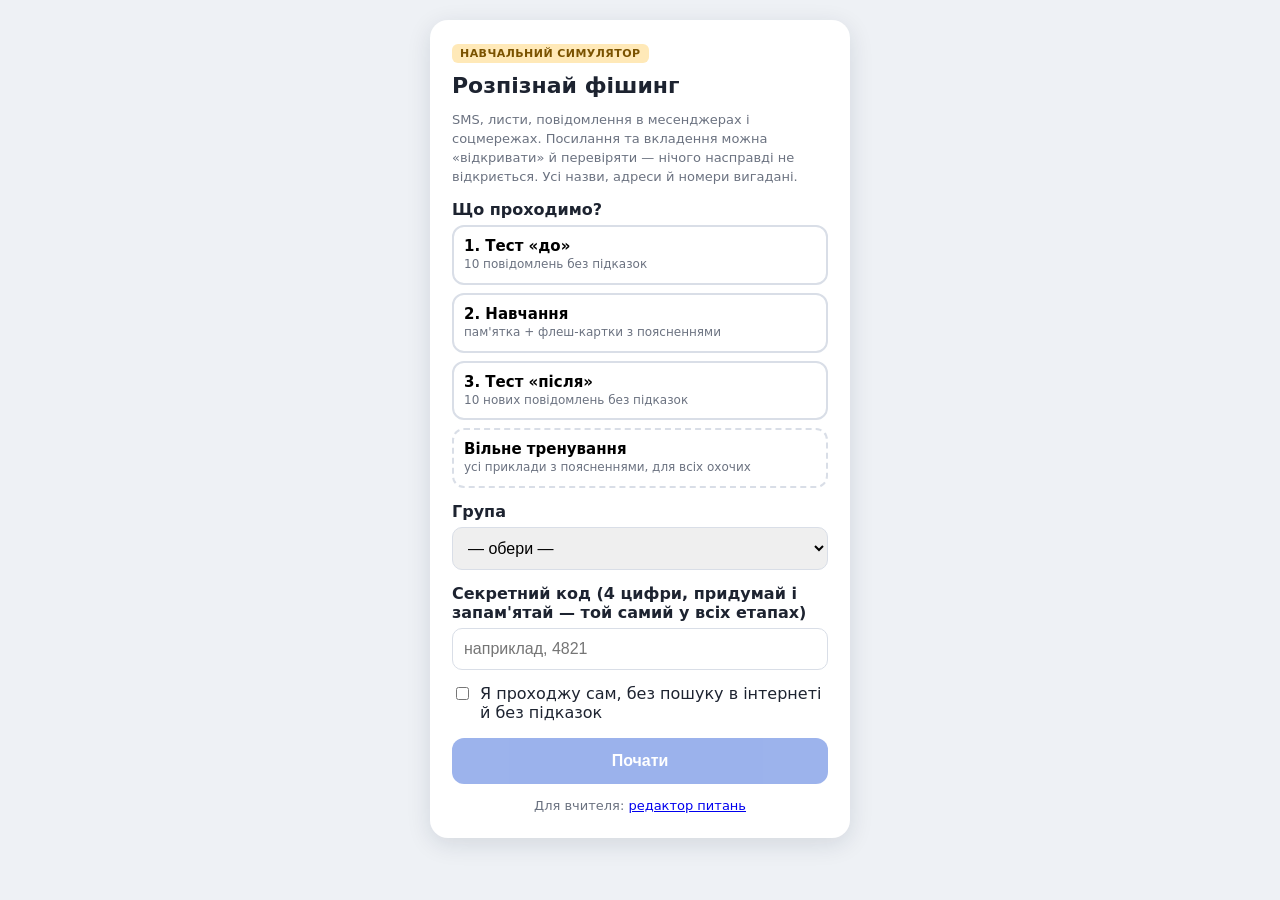
<file: index.html>
<!DOCTYPE html>
<html lang="uk">
<head>
<meta charset="UTF-8">
<meta name="viewport" content="width=device-width, initial-scale=1">
<title>Симулятор: розпізнай фішинг</title>
<!--
  НАВЧАЛЬНИЙ СИМУЛЯТОР ФІШИНГУ для дослідження МАН.
  Усі назви організацій, адреси й номери вигадані. Посилання не відкриваються.

  Файли:
    index.html    — екрани симулятора (цей файл)
    style.css     — вигляд
    questions.js  — ПИТАННЯ (редагуються вручну або через editor.html)
    render.js     — як малюються повідомлення
    app.js        — логіка: тест, навчання, підрахунок результатів
    editor.html   — редактор питань

  Режим обирається на стартовому екрані. За бажання його можна задати посиланням:
    ?t=1  тест «до»   ?t=L  навчання   ?t=2  тест «після»   ?t=ALL  вільне тренування
    &g=E або &g=K  — група
-->
<link rel="stylesheet" href="style.css">
</head>
<body>
<div class="app">

  <!-- Стартовий екран: вибір режиму -->
  <section id="start" class="card">
    <span class="badge">Навчальний симулятор</span>
    <h1 style="margin-top:10px">Розпізнай фішинг</h1>
    <p class="small">SMS, листи, повідомлення в месенджерах і соцмережах. Посилання та вкладення можна «відкривати» й перевіряти —
       нічого насправді не відкриється. Усі назви, адреси й номери вигадані.</p>

    <label>Що проходимо?</label>
    <div class="modes">
      <button class="mode-btn" data-mode="1"><b>1. Тест «до»</b><span>10 повідомлень без підказок</span></button>
      <button class="mode-btn" data-mode="L"><b>2. Навчання</b><span>пам'ятка + флеш-картки з поясненнями</span></button>
      <button class="mode-btn" data-mode="2"><b>3. Тест «після»</b><span>10 нових повідомлень без підказок</span></button>
      <button class="mode-btn free" data-mode="ALL"><b>Вільне тренування</b><span>усі приклади з поясненнями, для всіх охочих</span></button>
    </div>
    <p id="modeDesc" class="mode-desc hidden"></p>

    <div id="studyFields">
      <label for="group">Група</label>
      <select id="group">
        <option value="">— обери —</option>
        <option value="E">Група Е</option>
        <option value="K">Група К</option>
      </select>
      <label for="code">Секретний код (4 цифри, придумай і запам'ятай — той самий у всіх етапах)</label>
      <input id="code" type="text" inputmode="numeric" maxlength="4" placeholder="наприклад, 4821">
      <label class="check"><input id="honest" type="checkbox">
        Я проходжу сам, без пошуку в інтернеті й без підказок</label>
    </div>
    <button id="startBtn" class="btn" disabled>Почати</button>
    <p class="small" style="text-align:center;margin-bottom:0">Для вчителя: <a href="editor.html">редактор питань</a></p>
  </section>

  <!-- Пам'ятка (у навчанні та вільному тренуванні) -->
  <section id="intro" class="card memo hidden">
    <span class="badge">Навчання</span>
    <h1 style="margin-top:10px">Як розпізнати фішинг</h1>
    <div class="fact"><b>Фішинг</b> — це повідомлення, яке видає себе за знайому людину чи організацію, щоб ти перейшов за посиланням,
      відкрив файл або віддав пароль, код чи дані картки. За звітом Агентства ЄС з кібербезпеки ENISA (Threat Landscape 2025),
      фішинг — головний спосіб, яким зловмисники потрапляють у системи: <b>близько 60% випадків</b>.</div>
    <div class="fact">Зараз фішингові листи часто пишуть за допомогою штучного інтелекту, тому вони можуть бути <b>без жодної помилки</b>.
      Шукай не помилки, а ознаки нижче.</div>

    <h2>7 ознак фішингу</h2>
    <ul class="signs">
      <li><span class="n">1</span><div><b>Підроблена адреса.</b> Зайві слова й дефіси (bank-secure, -delivery), дивні закінчення (.top, .xyz, .site, .click).
        Державні сайти — лише <b>.gov.ua</b>. <i>Перевір:</i> наведи курсор або натисни на посилання й прочитай справжню адресу.</div></li>
      <li><span class="n">2</span><div><b>Терміновість і погрози.</b> «За 24 години», «акаунт буде видалено», «рахунок заблоковано». Поспіх потрібен шахраю, щоб ти не встиг подумати.</div></li>
      <li><span class="n">3</span><div><b>Запит секретних даних.</b> CVV-код, пароль, код з SMS, номер картки. Банки й сервіси <b>ніколи</b> їх не просять.</div></li>
      <li><span class="n">4</span><div><b>Занадто добре, щоб бути правдою.</b> Виграш, подарунок, безкоштовні скіни, «гроші кожному».</div></li>
      <li><span class="n">5</span><div><b>Небезпечне вкладення.</b> Архів .zip, програма .exe, подвійне розширення (Документ.pdf.exe), «засіб захисту», який треба встановити.</div></li>
      <li><span class="n">6</span><div><b>«Друг» просить гроші чи код.</b> Новий номер, зламаний акаунт, «терміново», «нікому не кажи». <i>Перевір:</i> подзвони другові.</div></li>
      <li><span class="n">7</span><div><b>Несподіване повідомлення.</b> Ти нічого не замовляв, не скидав пароль, не брав участі в розіграші.</div></li>
    </ul>

    <h2>Реальний приклад</h2>
    <div class="fact">У березні 2026 року українська команда реагування на кіберінциденти <b>CERT-UA</b> попередила про листи нібито від самої CERT-UA.
      Людям пропонували завантажити архів із «програмою захисту» і навіть створили копію сайту CERT-UA на іншому домені (.tech).
      Насправді в архіві була шкідлива програма. Ознаки: <b>1, 5, 7</b>.</div>

    <div class="rule"><b>Think Before U Click — подумай, перш ніж клікнути</b><br>
      (гасло кампанії ENISA «Європейський місяць кібербезпеки»)<br><br>
      <b>Зупинись</b> — не поспішай натискати.<br>
      <b>Перевір</b> — адресу, відправника; зайди в застосунок чи на сайт сам, а не за посиланням; подзвони.<br>
      <b>Повідом</b> — розкажи дорослим, не пересилай повідомлення далі.</div>

    <div class="fact"><b>Як влаштоване тренування — флеш-картки.</b> Кожне повідомлення — це картка:
      спочатку ти бачиш «лицьовий бік» (повідомлення) і вирішуєш, фішинг це чи ні, потім «зворотний бік» — правильну відповідь,
      пояснення й ознаки. <b>Картки, на яких ти помилився, повертаються в кінці колоди</b>, доки не відповіси правильно.</div>
    <p>У колоді <b id="introCount">10</b> карток. Почнімо!</p>
    <button id="introBtn" class="btn">Почати тренування</button>
    <p class="src">Джерела: ENISA Threat Landscape 2025 (<a href="https://www.enisa.europa.eu/" target="_blank" rel="noopener">enisa.europa.eu</a>);
      European Cybersecurity Month (<a href="https://cybersecuritymonth.eu/" target="_blank" rel="noopener">cybersecuritymonth.eu</a>);
      CERT-UA (<a href="https://cert.gov.ua/" target="_blank" rel="noopener">cert.gov.ua</a>).</p>
  </section>

  <!-- Екран тесту -->
  <section id="test" class="hidden">
    <div class="phone">
      <div class="screen">
        <div class="status"><span id="counter">1 / 10</span><span>12:41</span></div>
        <div class="progress"><div id="bar" style="width:0%"></div></div>
        <div id="context" class="context hidden"></div>
        <div id="message" style="display:flex;flex-direction:column;flex:1"></div>
        <div id="urlbar" class="urlbar"></div>
        <div class="answers" id="answers">
          <button class="ph" data-a="phish">Фішинг</button>
          <button class="sf" data-a="safe">Безпечно</button>
        </div>
      </div>
    </div>
    <div id="fbBox" class="hidden"></div>
  </section>

  <!-- Фінальний екран -->
  <section id="finish" class="card hidden">
    <h1>Дякуємо!</h1>
    <div id="finishBody"></div>
    <button id="menuBtn" class="btn ghost">До головного меню</button>
  </section>
</div>

<!-- Нижня панель для посилань і вкладень -->
<div id="sheetBg" class="sheet-bg">
  <div class="sheet">
    <div id="sheetTitle" style="font-weight:700;font-size:16px"></div>
    <div id="sheetAddr" class="addr"></div>
    <div class="row">
      <button class="btn ghost" id="sheetClose" style="margin-top:6px">Закрити</button>
      <button class="btn" id="sheetOpen" style="margin-top:6px">Відкрити</button>
    </div>
    <p id="sheetNote" class="small hidden" style="margin-bottom:0"></p>
  </div>
</div>

<script src="questions.js"></script>
<script src="render.js"></script>
<script src="app.js"></script>
</body>
</html>
</file>
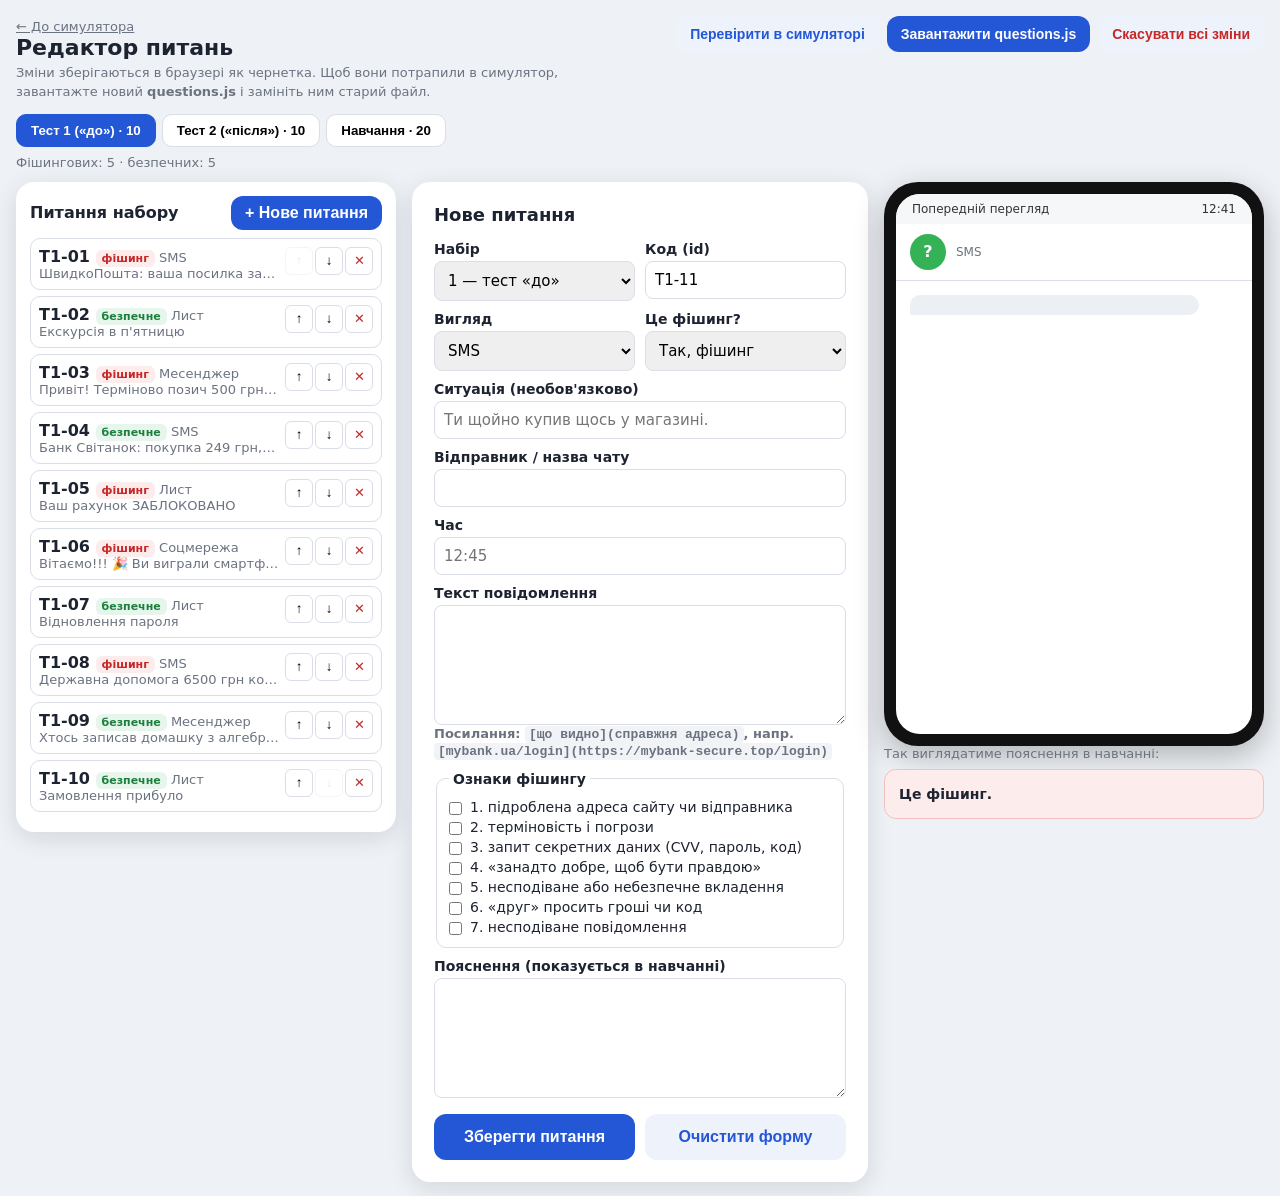
<file: editor.html>
<!DOCTYPE html>
<html lang="uk">
<head>
<meta charset="UTF-8">
<meta name="viewport" content="width=device-width, initial-scale=1">
<title>Редактор питань симулятора</title>
<!--
  РЕДАКТОР ПИТАНЬ. Відкрийте цей файл у браузері (він лежить поруч з index.html).
  1. Додайте або змініть питання — праворуч одразу видно, як воно виглядатиме.
  2. Натисніть «Перевірити в симуляторі», щоб пройти набір зі змінами.
  3. Натисніть «Завантажити questions.js» і замініть цим файлом старий.
-->
<link rel="stylesheet" href="style.css">
</head>
<body class="editor-body">
<div class="ed">

  <header class="ed-head">
    <div>
      <a href="index.html" class="small">← До симулятора</a>
      <h1>Редактор питань</h1>
      <p class="small">Зміни зберігаються в браузері як чернетка. Щоб вони потрапили в симулятор, завантажте новий <b>questions.js</b> і замініть ним старий файл.</p>
    </div>
    <div class="ed-actions">
      <button class="btn ghost" id="testBtn">Перевірити в симуляторі</button>
      <button class="btn" id="exportBtn">Завантажити questions.js</button>
      <button class="btn ghost danger" id="resetBtn">Скасувати всі зміни</button>
    </div>
  </header>

  <nav class="ed-tabs" id="tabs"></nav>
  <div class="ed-balance" id="balance"></div>

  <div class="ed-grid">
    <!-- Список питань -->
    <section class="card ed-list">
      <div class="ed-list-head">
        <b>Питання набору</b>
        <button class="btn" id="newBtn" style="margin:0;width:auto;padding:8px 14px">+ Нове питання</button>
      </div>
      <ol id="list"></ol>
    </section>

    <!-- Форма -->
    <section class="card ed-form">
      <h2 id="formTitle">Нове питання</h2>
      <div class="row2">
        <label>Набір
          <select id="f_set">
            <option value="1">1 — тест «до»</option>
            <option value="2">2 — тест «після»</option>
            <option value="L">L — навчання</option>
          </select></label>
        <label>Код (id)<input id="f_id" type="text" placeholder="T1-11"></label>
      </div>
      <div class="row2">
        <label>Вигляд
          <select id="f_kind">
            <option value="sms">SMS</option>
            <option value="email">Лист (пошта)</option>
            <option value="chat">Месенджер</option>
            <option value="dm">Соцмережа (direct)</option>
            <option value="poster">Оголошення з QR-кодом</option>
          </select></label>
        <label>Це фішинг?
          <select id="f_phishing">
            <option value="true">Так, фішинг</option>
            <option value="false">Ні, безпечне</option>
          </select></label>
      </div>
      <label>Ситуація (необов'язково) <input id="f_context" type="text" placeholder="Ти щойно купив щось у магазині."></label>

      <label data-for="sms chat dm email">Відправник / назва чату <input id="f_from" type="text"></label>
      <label data-for="email">Адреса відправника <input id="f_addr" type="text" placeholder="info@example.ua"></label>
      <label data-for="email">Тема листа <input id="f_subject" type="text"></label>
      <label data-for="chat dm">Підпис під іменем <input id="f_sub" type="text" placeholder="у мережі"></label>
      <label data-for="sms">Час <input id="f_time" type="text" placeholder="12:45"></label>
      <label data-for="poster">Заголовок оголошення <input id="f_title" type="text"></label>

      <label>Текст повідомлення
        <textarea id="f_body" rows="5"></textarea>
        <span class="small">Посилання: <code>[що видно](справжня адреса)</code>, напр. <code>[mybank.ua/login](https://mybank-secure.top/login)</code></span>
      </label>
      <label data-for="email">Вкладення (необов'язково) <input id="f_attachment" type="text" placeholder="Рахунок.pdf.exe"></label>
      <label data-for="poster">Куди веде QR-код <input id="f_qrUrl" type="text" placeholder="https://…"></label>

      <fieldset id="f_signs"><legend>Ознаки фішингу</legend></fieldset>
      <label>Пояснення (показується в навчанні) <textarea id="f_explain" rows="3"></textarea></label>

      <div id="errors" class="ed-errors hidden"></div>
      <div class="row2">
        <button class="btn" id="saveBtn">Зберегти питання</button>
        <button class="btn ghost" id="cancelBtn">Очистити форму</button>
      </div>
    </section>

    <!-- Попередній перегляд -->
    <section class="ed-preview">
      <div class="phone">
        <div class="screen">
          <div class="status"><span>Попередній перегляд</span><span>12:41</span></div>
          <div id="pv_context" class="context hidden"></div>
          <div id="pv_message" style="display:flex;flex-direction:column;flex:1"></div>
          <div id="urlbar" class="urlbar"></div>
        </div>
      </div>
      <div id="pv_feedback"></div>
    </section>
  </div>
</div>

<div id="toast" class="toast hidden"></div>

<script src="questions.js"></script>
<script src="render.js"></script>
<script src="editor.js"></script>
</body>
</html>
</file>
<file: style.css>
:root{
    --bg:#eef1f5; --ink:#1d2330; --muted:#6b7280; --line:#d9dee7;
    --accent:#2457d6; --danger:#c62828; --ok:#1b7f3b; --warn:#fff4d6;
  }
  *{box-sizing:border-box}
  body{margin:0;font-family:system-ui,-apple-system,"Segoe UI",Roboto,Arial,sans-serif;
       background:var(--bg);color:var(--ink);min-height:100vh;display:flex;
       justify-content:center;align-items:flex-start;padding:20px 10px}
  .app{width:100%;max-width:420px}
  .card{background:#fff;border-radius:18px;box-shadow:0 6px 24px rgba(20,30,60,.12);
        padding:22px}
  h1{font-size:22px;margin:0 0 6px}
  p{line-height:1.45}
  .small{font-size:13px;color:var(--muted)}
  label{display:block;font-weight:600;margin:14px 0 6px}
  select,input[type=text]{width:100%;padding:11px;border:1px solid var(--line);
       border-radius:10px;font-size:16px}
  .check{display:flex;gap:8px;align-items:flex-start;font-weight:400;margin-top:14px}
  .btn{display:block;width:100%;padding:14px;border:0;border-radius:12px;font-size:16px;
       font-weight:700;cursor:pointer;margin-top:16px;background:var(--accent);color:#fff}
  .btn:disabled{opacity:.45;cursor:not-allowed}
  .btn.ghost{background:#eef2fb;color:var(--accent)}
  .badge{display:inline-block;font-size:11px;font-weight:700;letter-spacing:.04em;
         text-transform:uppercase;background:#ffe9b8;color:#7a5200;padding:3px 8px;
         border-radius:6px}

  /* «Телефон» */
  .phone{background:#111;border-radius:34px;padding:12px;box-shadow:0 10px 30px rgba(0,0,0,.25)}
  .screen{background:#fff;border-radius:24px;overflow:hidden;min-height:540px;
          display:flex;flex-direction:column;position:relative}
  .status{display:flex;justify-content:space-between;font-size:12px;padding:8px 16px;
          color:#333;background:#f6f7f9}
  .progress{height:4px;background:#e6e9ef}
  .progress>div{height:100%;background:var(--accent);transition:width .3s}
  .context{background:var(--warn);font-size:13px;padding:8px 14px;border-bottom:1px solid #f0dfaa}
  .context b{font-weight:700}
  .appbar{display:flex;align-items:center;gap:10px;padding:10px 14px;border-bottom:1px solid var(--line)}
  .avatar{width:36px;height:36px;border-radius:50%;display:flex;align-items:center;
          justify-content:center;color:#fff;font-weight:700;flex:0 0 36px}
  .appbar .name{font-weight:700;font-size:15px}
  .appbar .sub{font-size:12px;color:var(--muted)}
  .content{flex:1;padding:14px;overflow:auto}
  .bubble{background:#eceff3;border-radius:16px 16px 16px 4px;padding:10px 12px;
          max-width:88%;font-size:15px;line-height:1.4;white-space:pre-wrap}
  .bubble.chat{background:#e3f0ff}
  .time{font-size:11px;color:var(--muted);margin:4px 0 0 4px}
  .mail-head{border-bottom:1px solid var(--line);padding-bottom:10px;margin-bottom:12px}
  .mail-subject{font-size:17px;font-weight:700;margin-bottom:8px}
  .mail-from{font-size:13px}
  .mail-from span{color:var(--muted)}
  .mail-body{font-size:15px;line-height:1.5;white-space:pre-wrap}
  a.fl{color:#1a56db;text-decoration:underline;cursor:pointer;overflow-wrap:anywhere}
  .attach{display:flex;align-items:center;gap:10px;border:1px solid var(--line);
          border-radius:10px;padding:10px;margin-top:14px;cursor:pointer;font-size:14px}
  .attach .ic{width:32px;height:38px;border-radius:4px;background:#d93025;color:#fff;
          font-size:10px;font-weight:700;display:flex;align-items:center;justify-content:center}
  .poster{border:2px dashed #c9cfd9;border-radius:14px;padding:16px;text-align:center;
          background:linear-gradient(160deg,#fff7e0,#ffe2e2)}
  .poster h3{margin:0 0 8px;font-size:20px}
  .qr{margin:12px auto;display:block;cursor:pointer}
  .urlbar{position:absolute;left:10px;right:10px;bottom:10px;background:rgba(30,30,30,.92);
          color:#fff;font-size:12px;padding:6px 10px;border-radius:8px;display:none;
          word-break:break-all}

  .answers{display:grid;grid-template-columns:1fr 1fr;gap:10px;padding:12px;
           border-top:1px solid var(--line);background:#fafbfc}
  .answers button{padding:14px 8px;border-radius:12px;border:2px solid;font-size:15px;
           font-weight:700;cursor:pointer;background:#fff}
  .answers .ph{border-color:var(--danger);color:var(--danger)}
  .answers .sf{border-color:var(--ok);color:var(--ok)}

  /* Нижня панель-попередження */
  .sheet-bg{position:fixed;inset:0;background:rgba(0,0,0,.45);display:none;
            align-items:flex-end;justify-content:center;z-index:10}
  .sheet{background:#fff;width:100%;max-width:420px;border-radius:18px 18px 0 0;padding:20px}
  .sheet .addr{background:#f3f4f6;border-radius:8px;padding:10px;font-family:monospace;
               font-size:14px;word-break:break-all;margin:10px 0}
  .sheet .row{display:grid;grid-template-columns:1fr 1fr;gap:10px}

  .feedback{border-radius:12px;padding:14px;margin-top:12px;font-size:14px;line-height:1.45}
  .feedback.good{background:#e7f6ec;border:1px solid #b7e2c4}
  .feedback.bad{background:#fdecec;border:1px solid #f3c0c0}
  .score{font-size:44px;font-weight:800;text-align:center;margin:10px 0}
  textarea{width:100%;height:120px;font-family:monospace;font-size:12px;border:1px solid var(--line);
           border-radius:8px;padding:8px}
  .memo h2{font-size:18px;margin:18px 0 8px}
  .fact{background:#eef4ff;border-left:4px solid var(--accent);border-radius:8px;padding:10px 12px;margin:10px 0;font-size:14px;line-height:1.45}
  .signs{list-style:none;padding:0;margin:0}
  .signs li{display:flex;gap:10px;padding:9px 0;border-bottom:1px solid var(--line);font-size:14px;line-height:1.4}
  .signs .n{flex:0 0 26px;height:26px;border-radius:50%;background:var(--danger);color:#fff;font-weight:700;display:flex;align-items:center;justify-content:center;font-size:13px}
  .rule{background:#1d2330;color:#fff;border-radius:12px;padding:12px 14px;margin:14px 0;font-size:15px;line-height:1.5}
  .src{font-size:12px;color:var(--muted);line-height:1.5}
  .src a{color:var(--muted)}
  .hidden{display:none !important}

  /* ================= РЕДАКТОР ПИТАНЬ (editor.html) ================= */
  body.editor-body{display:block;padding:16px}
  .ed{max-width:1280px;margin:0 auto}
  .ed-head{display:flex;justify-content:space-between;gap:16px;align-items:flex-start;flex-wrap:wrap;margin-bottom:12px}
  .ed-head h1{margin:0 0 4px}
  .ed-head p{margin:0;max-width:560px}
  .ed-actions{display:flex;gap:8px;flex-wrap:wrap}
  .ed-actions .btn{width:auto;margin:0;padding:10px 14px;font-size:14px}
  .btn.danger{color:var(--danger)}
  .ed-tabs{display:flex;gap:6px;flex-wrap:wrap}
  .ed-tab{border:1px solid var(--line);background:#fff;border-radius:10px;padding:8px 14px;font-weight:600;cursor:pointer}
  .ed-tab.active{background:var(--accent);color:#fff;border-color:var(--accent)}
  .ed-balance{font-size:13px;color:var(--muted);margin:8px 0 12px}
  .ed-balance.warn{color:#9a6700}
  .ed-grid{display:grid;grid-template-columns:minmax(260px,1fr) minmax(320px,1.2fr) 380px;gap:16px;align-items:start}
  @media (max-width:1100px){ .ed-grid{grid-template-columns:1fr 1fr} .ed-preview{grid-column:1 / -1;max-width:420px} }
  @media (max-width:700px){ .ed-grid{grid-template-columns:1fr} }
  .ed-list{padding:14px}
  .ed-list-head{display:flex;justify-content:space-between;align-items:center;margin-bottom:8px}
  .ed-list ol{list-style:none;padding:0;margin:0}
  .ed-item{display:flex;gap:6px;align-items:flex-start;border:1px solid var(--line);border-radius:10px;padding:8px;margin-bottom:6px}
  .ed-item.active{border-color:var(--accent);background:#f3f6ff}
  .ed-item-main{flex:1;cursor:pointer;min-width:0}
  .ed-snip{white-space:nowrap;overflow:hidden;text-overflow:ellipsis}
  .ed-item-btns{display:flex;gap:2px}
  .ed-item-btns button{border:1px solid var(--line);background:#fff;border-radius:6px;width:28px;height:28px;cursor:pointer}
  .ed-item-btns button:disabled{opacity:.3;cursor:default}
  .ed-item-btns .danger{color:var(--danger)}
  .pill{font-size:11px;font-weight:700;border-radius:6px;padding:2px 6px}
  .pill.ph{background:#fdecec;color:var(--danger)}
  .pill.sf{background:#e7f6ec;color:var(--ok)}
  .ed-form h2{margin:0 0 6px;font-size:18px}
  .ed-form label{font-weight:600;font-size:14px;margin:10px 0 0}
  .ed-form input,.ed-form select,.ed-form textarea{display:block;width:100%;margin-top:4px;padding:9px;border:1px solid var(--line);border-radius:8px;font:inherit;font-weight:400;font-size:15px}
  .ed-form textarea{resize:vertical}
  .ed-form code{background:#f1f3f6;padding:1px 4px;border-radius:4px}
  .row2{display:grid;grid-template-columns:1fr 1fr;gap:10px}
  fieldset{border:1px solid var(--line);border-radius:10px;margin-top:12px;padding:8px 12px}
  legend{font-weight:600;font-size:14px;padding:0 4px}
  fieldset .check{font-weight:400;margin:4px 0}
  .ed-errors{background:#fdecec;border:1px solid #f3c0c0;border-radius:10px;padding:10px;margin-top:12px;font-size:14px}
  .ed-preview .feedback{margin-top:8px}
  .toast{position:fixed;left:50%;bottom:20px;transform:translateX(-50%);background:#1d2330;color:#fff;
         padding:10px 16px;border-radius:10px;font-size:14px;z-index:20;max-width:90vw}
  .ed-form fieldset .check{display:flex;gap:8px;align-items:flex-start}
  .ed-form input[type=checkbox]{display:inline-block;width:auto;margin:3px 0 0;flex:0 0 auto}

  /* Вибір режиму на стартовому екрані */
  .modes{display:grid;grid-template-columns:1fr;gap:8px}
  .mode-btn{text-align:left;border:2px solid var(--line);background:#fff;border-radius:12px;padding:10px;cursor:pointer;font:inherit}
  .mode-btn b{display:block;font-size:15px;margin-bottom:2px}
  .mode-btn span{font-size:12px;color:var(--muted);line-height:1.3;display:block}
  .mode-btn.active{border-color:var(--accent);background:#eef3ff}
  .mode-btn.free{border-style:dashed}
  .mode-desc{background:#f6f8fb;border-radius:10px;padding:10px 12px;font-size:14px;margin:10px 0 0}
</file>
